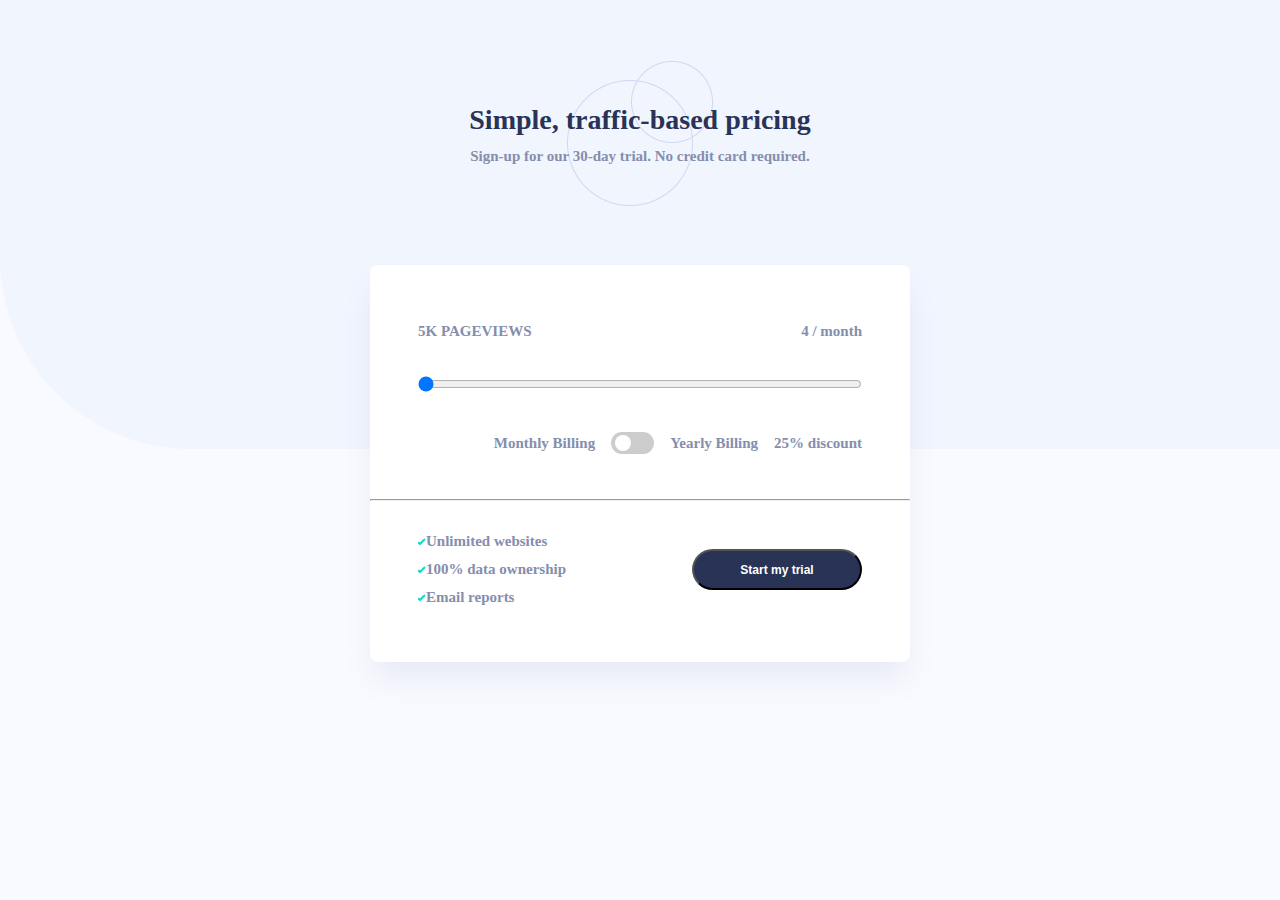
<file: index.html>
<!DOCTYPE html>
<html lang="tr">
<head>
    <meta charset="UTF-8">
    <meta name="viewport" content="width=device-width, initial-scale=1.0">
    <title>Pricing Component</title>
    <link rel="stylesheet" href="assets/css/style.css">
</head>
<body>
    <div class="container">
        <div class="ust">
            <h1>Simple, traffic-based pricing</h1>
            <p>Sign-up for our 30-day trial. No credit card required. </p>
            <div class="containerCard">
                <div class="sliderTop">
                    <p class="pageviews"><span class="valueK"></span> PAGEVIEWS</p>
                    <p><span class="price"></span> / month</p>
                </div>
                <input  type="range" min="0" max="100" value="0" 
                        id="range" step="25" />

                <div class="monthYear"> 
                    <p>Monthly Billing</p>
                    <label class="switch">
                        <input type="checkbox" id="secimKutusu">
                        <span class="slider round"></span>
                    </label>
                    <p>Yearly Billing</p>
                    <p>25% discount</p>
                </div>
                <hr class="line">
                <div class="footer">
                    <div class="footerStart">
                        <p><img src="assets/img/tik.png" alt="tik">Unlimited websites</p>
                        <p><img src="assets/img/tik.png" alt="tik">100% data ownership </p>
                        <p><img src="assets/img/tik.png" alt="tik">Email reports</p>
                    </div>
                    <button type="submit" class="btn">Start my trial</button>
                </div>

            </div>
        </div>
        
    </div>
    <script src="assets/js/script.js"></script>
</body>
</html>
</file>
<file: assets/css/style.css>
* {
    margin: 0px;
    padding: 0px;
    box-sizing: border-box;
}
body{
    background: #F9FAFF;
    /* background-image: url('../img/circle.png');
    background-repeat: no-repeat;
    background-position: top center; */
}
.container {
    width: 100%;
    height: 800px;
    display: block;
}
.ust{
    display: block;
    width: 100%;
    height: 449px;
    flex-shrink: 0;
    border-radius: 0px 0px 0px 191.5px;
    background: #F1F5FE;
    background-image: url('../img/circle.png');
    background-repeat: no-repeat;
    background-position: 50% 20%;
    
    h1 {
        color: #293356;
        text-align: center;
        font-size: 28px;
        font-weight: 800;
        padding-top: 104px;
        padding-bottom: 12px;
    }
    p{
        color: #848EAD;
        text-align: center;
        font-size: 15px;
        font-weight: 600;
    }
}
.containerCard {
    margin-inline: auto;
    margin-top: 100px;
    width: 540px;
    height: 397px;
    flex-shrink: 0;
    border-radius: 8px;
    background: #FFF;
    box-shadow: 0px 20px 30px -5px rgba(127, 137, 185, 0.15);
    /* padding: 58px 48px 33px 48px; */
}
.sliderTop {
    display: flex;
    justify-content: space-between;
    padding: 58px 48px 0px 48px;
}
#range {
    margin-top: 40px;
    width: 444px;
    height: 8px;
    flex-shrink: 0;
    background: #ECF0FB;
    margin-left: 48px;
}
.monthYear{
    display: flex;
    justify-content: end;
    gap: 16px;
    align-items: center;
    margin-top: 40px ;
    margin-right: 48px;
}

.switch {
    position: relative;
    display: inline-block;
    width: 43px;
    height: 22px;
  }
  
  .switch input { 
    opacity: 0;
    width: 0;
    height: 0;
  }
  
  .slider {
    position: absolute;
    cursor: pointer;
    top: 0;
    left: 0;
    right: 0;
    bottom: 0;
    background-color: #ccc;
    -webkit-transition: .4s;
    transition: .4s;
  }
  
  .slider:before {
    position: absolute;
    content: "";
    height: 16px;
    width: 16px;
    left: 4px;
    bottom: 2px;
    top: 3px;
    background-color: white;
    -webkit-transition: .4s;
    transition: .4s;
  }
  
  input:checked + .slider {
    background-color: #2196F3;
  }
  
  input:focus + .slider {
    box-shadow: 0 0 1px #2196F3;
  }
  
  input:checked + .slider:before {
    -webkit-transform: translateX(20px);
    -ms-transform: translateX(20px);
    transform: translateX(20px);
  }
  
  /* Rounded sliders */
  .slider.round {
    border-radius: 34px;
  }
  
  .slider.round:before {
    border-radius: 50%;
  }


.line{
    width: 540px;
    height: 1px;
    flex-shrink: 0;
    background: #ECF0FB;
    margin-top: 45px;
}
.footer {
    display: flex;
    justify-content: space-between;
    align-items: center;
    padding: 32px 48px 33px 48px;
}
.footerStart {
    display: flex;
    flex-direction: column;
    justify-content: start;
    align-items: start;
    gap: 11px;

}
.btn {
    width: 170px;
    height: 41px;
    flex-shrink: 0;
    border-radius: 20.5px;
    background: #293356;
    color: #FFF;
    font-size: 12px;
    font-weight: 600;
}
</file>
